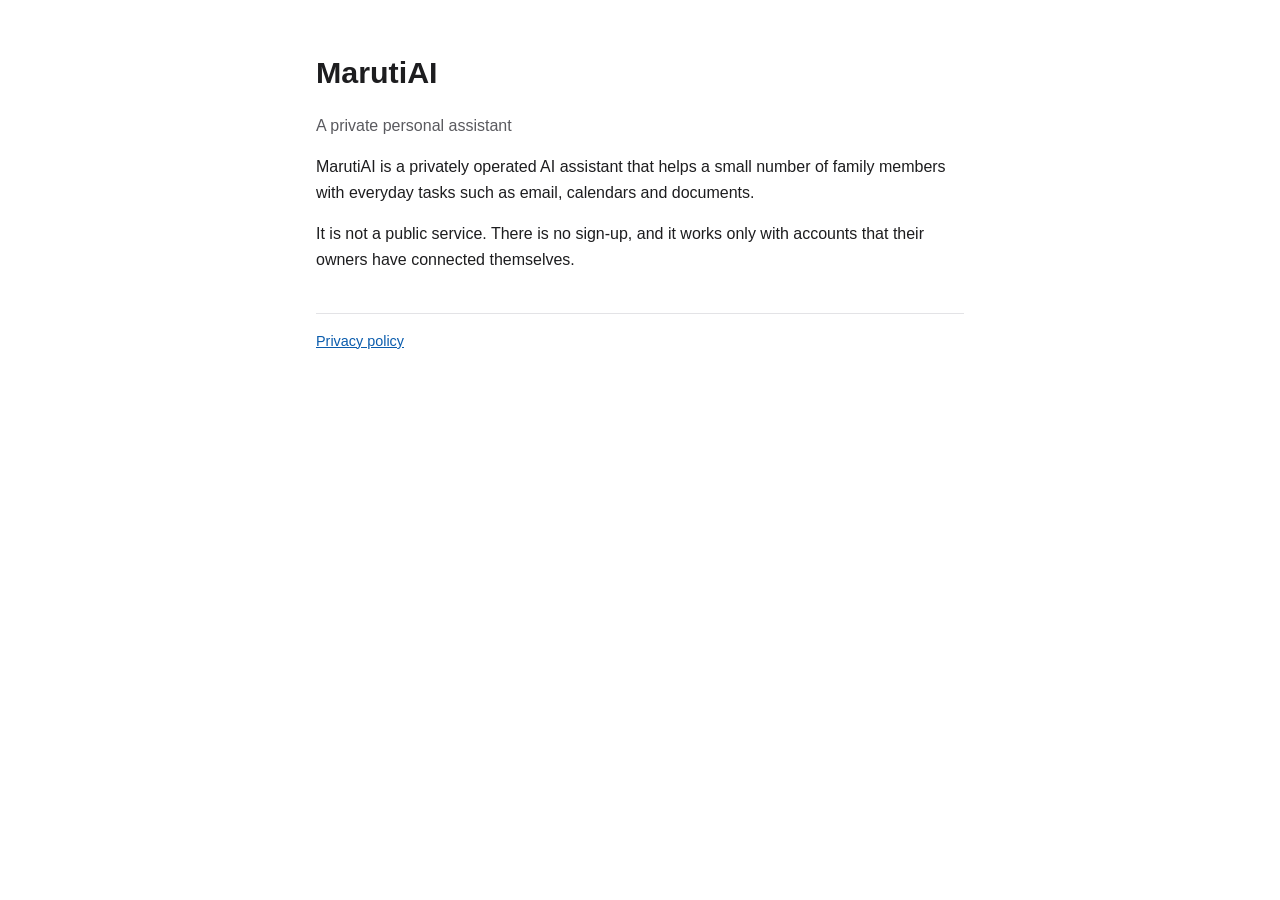
<file: index.html>
<!doctype html>
<html lang="en">
<head>
<meta charset="utf-8">
<meta name="viewport" content="width=device-width, initial-scale=1">
<title>MarutiAI</title>
<meta name="description" content="MarutiAI is a privately operated personal assistant.">
<link rel="stylesheet" href="style.css">
</head>
<body>
<main>
<h1>MarutiAI</h1>
<p class="muted">A private personal assistant</p>

<p>MarutiAI is a privately operated AI assistant that helps a small number of family members with everyday tasks such as email, calendars and documents.</p>

<p>It is not a public service. There is no sign-up, and it works only with accounts that their owners have connected themselves.</p>

<footer><a href="privacy.html">Privacy policy</a></footer>
</main>
</body>
</html>
</file>
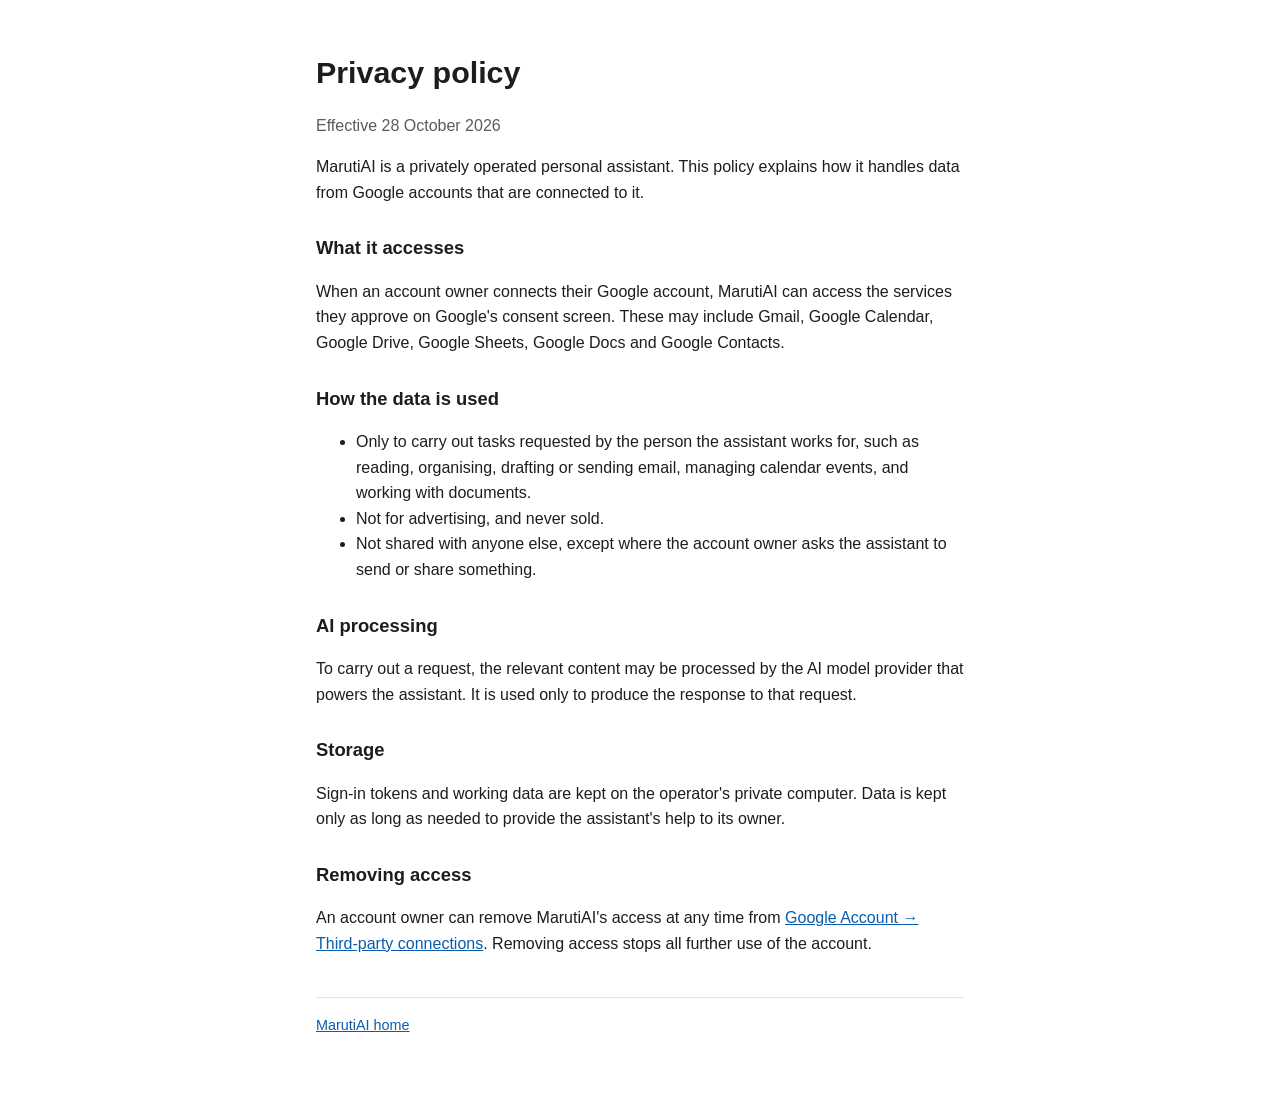
<file: privacy.html>
<!doctype html>
<html lang="en">
<head>
<meta charset="utf-8">
<meta name="viewport" content="width=device-width, initial-scale=1">
<title>MarutiAI Privacy Policy</title>
<meta name="description" content="How MarutiAI handles data from connected accounts.">
<link rel="stylesheet" href="style.css">
</head>
<body>
<main>
<h1>Privacy policy</h1>
<p class="muted">Effective 28 October 2026</p>

<p>MarutiAI is a privately operated personal assistant. This policy explains how it handles data from Google accounts that are connected to it.</p>

<h2>What it accesses</h2>
<p>When an account owner connects their Google account, MarutiAI can access the services they approve on Google's consent screen. These may include Gmail, Google Calendar, Google Drive, Google Sheets, Google Docs and Google Contacts.</p>

<h2>How the data is used</h2>
<ul>
<li>Only to carry out tasks requested by the person the assistant works for, such as reading, organising, drafting or sending email, managing calendar events, and working with documents.</li>
<li>Not for advertising, and never sold.</li>
<li>Not shared with anyone else, except where the account owner asks the assistant to send or share something.</li>
</ul>

<h2>AI processing</h2>
<p>To carry out a request, the relevant content may be processed by the AI model provider that powers the assistant. It is used only to produce the response to that request.</p>

<h2>Storage</h2>
<p>Sign-in tokens and working data are kept on the operator's private computer. Data is kept only as long as needed to provide the assistant's help to its owner.</p>

<h2>Removing access</h2>
<p>An account owner can remove MarutiAI's access at any time from <a href="https://myaccount.google.com/permissions">Google Account → Third-party connections</a>. Removing access stops all further use of the account.</p>

<footer><a href="index.html">MarutiAI home</a></footer>
</main>
</body>
</html>
</file>
<file: style.css>
:root { --bg:#ffffff; --fg:#1d1d1f; --muted:#5a5a5f; --accent:#0a5cad; --rule:#e3e3e6; }
@media (prefers-color-scheme: dark) { :root { --bg:#121214; --fg:#ececf0; --muted:#a0a0a8; --accent:#6aa8ff; --rule:#2c2c31; } }
* { box-sizing: border-box; }
body { margin:0; background:var(--bg); color:var(--fg); font:16px/1.6 -apple-system, "Segoe UI", Helvetica, Arial, sans-serif; }
main { max-width: 680px; margin: 0 auto; padding: 48px 16px 64px; }
h1 { font-size: 1.9rem; margin: 0 0 4px; }
h2 { font-size: 1.15rem; margin: 28px 0 6px; }
p, li { color: var(--fg); }
.muted { color: var(--muted); }
a { color: var(--accent); }
footer { margin-top: 40px; padding-top: 16px; border-top: 1px solid var(--rule); font-size: .9rem; color: var(--muted); }
</file>
